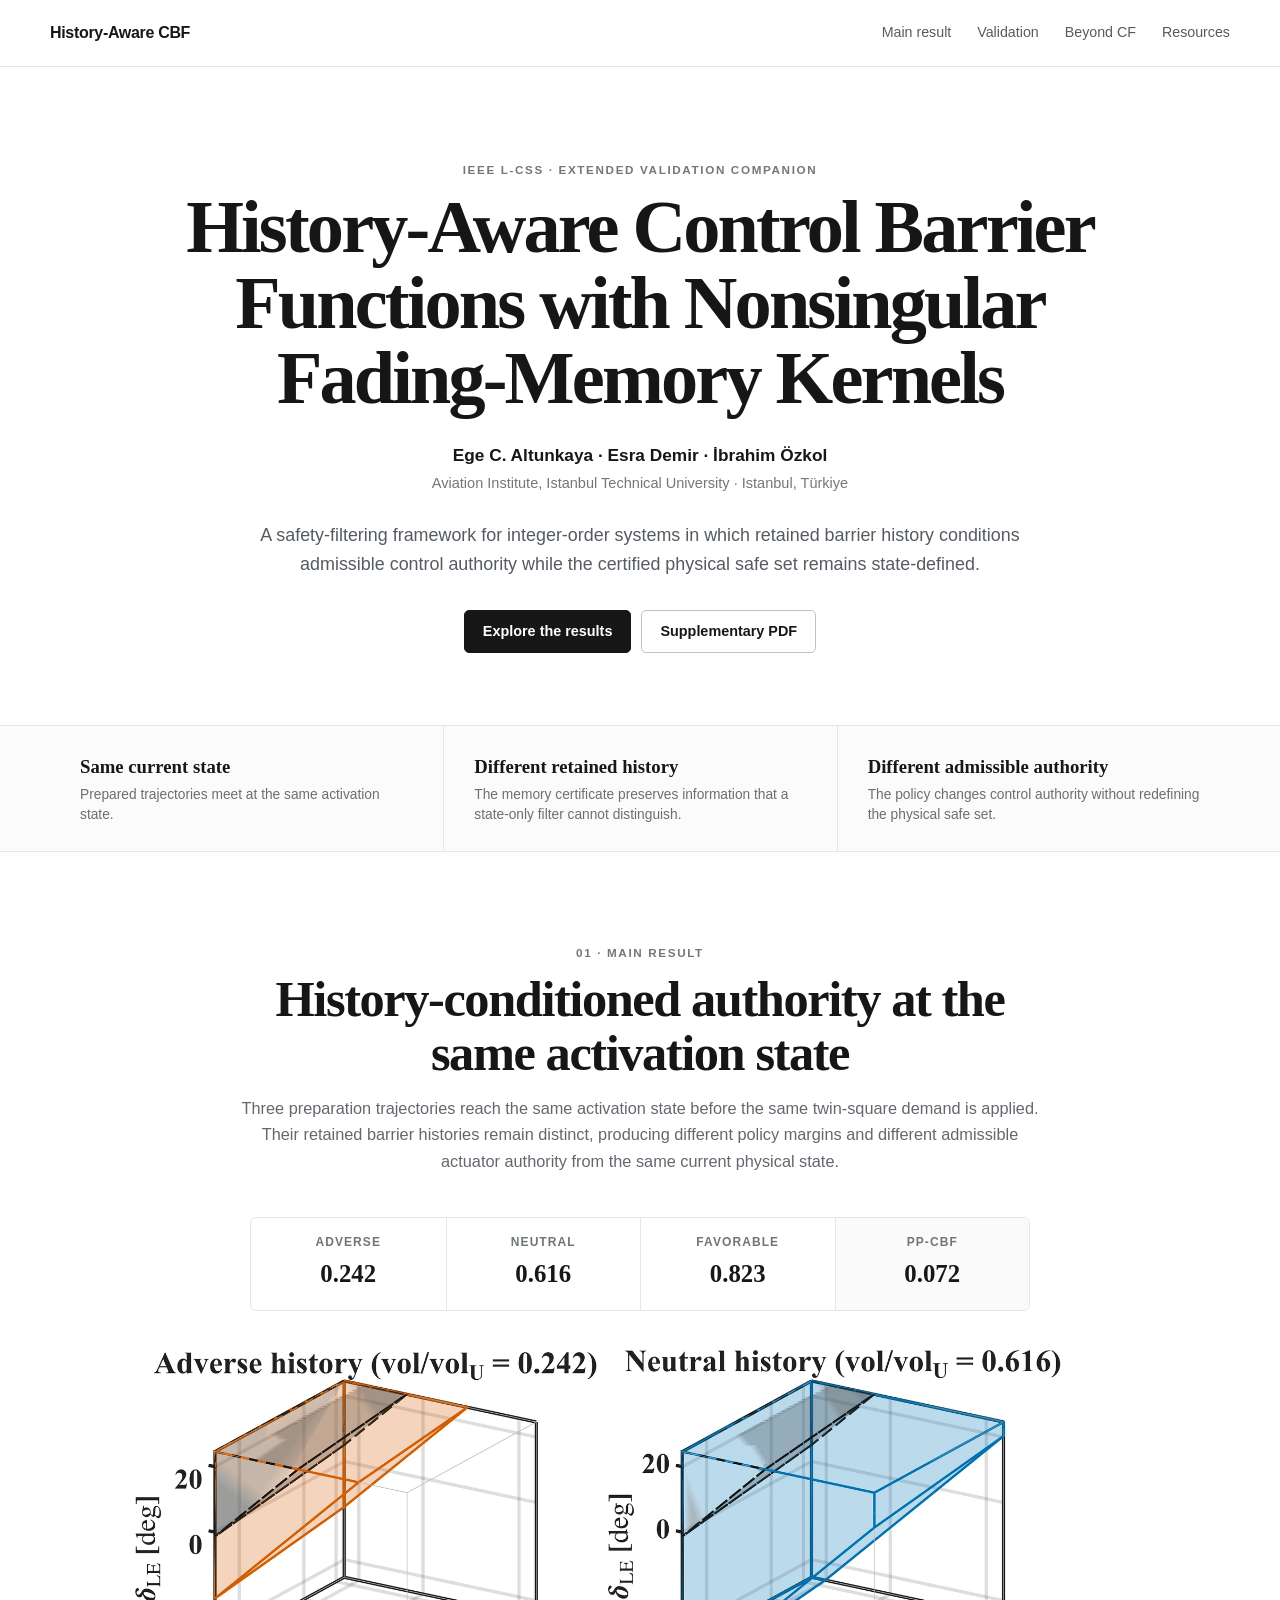
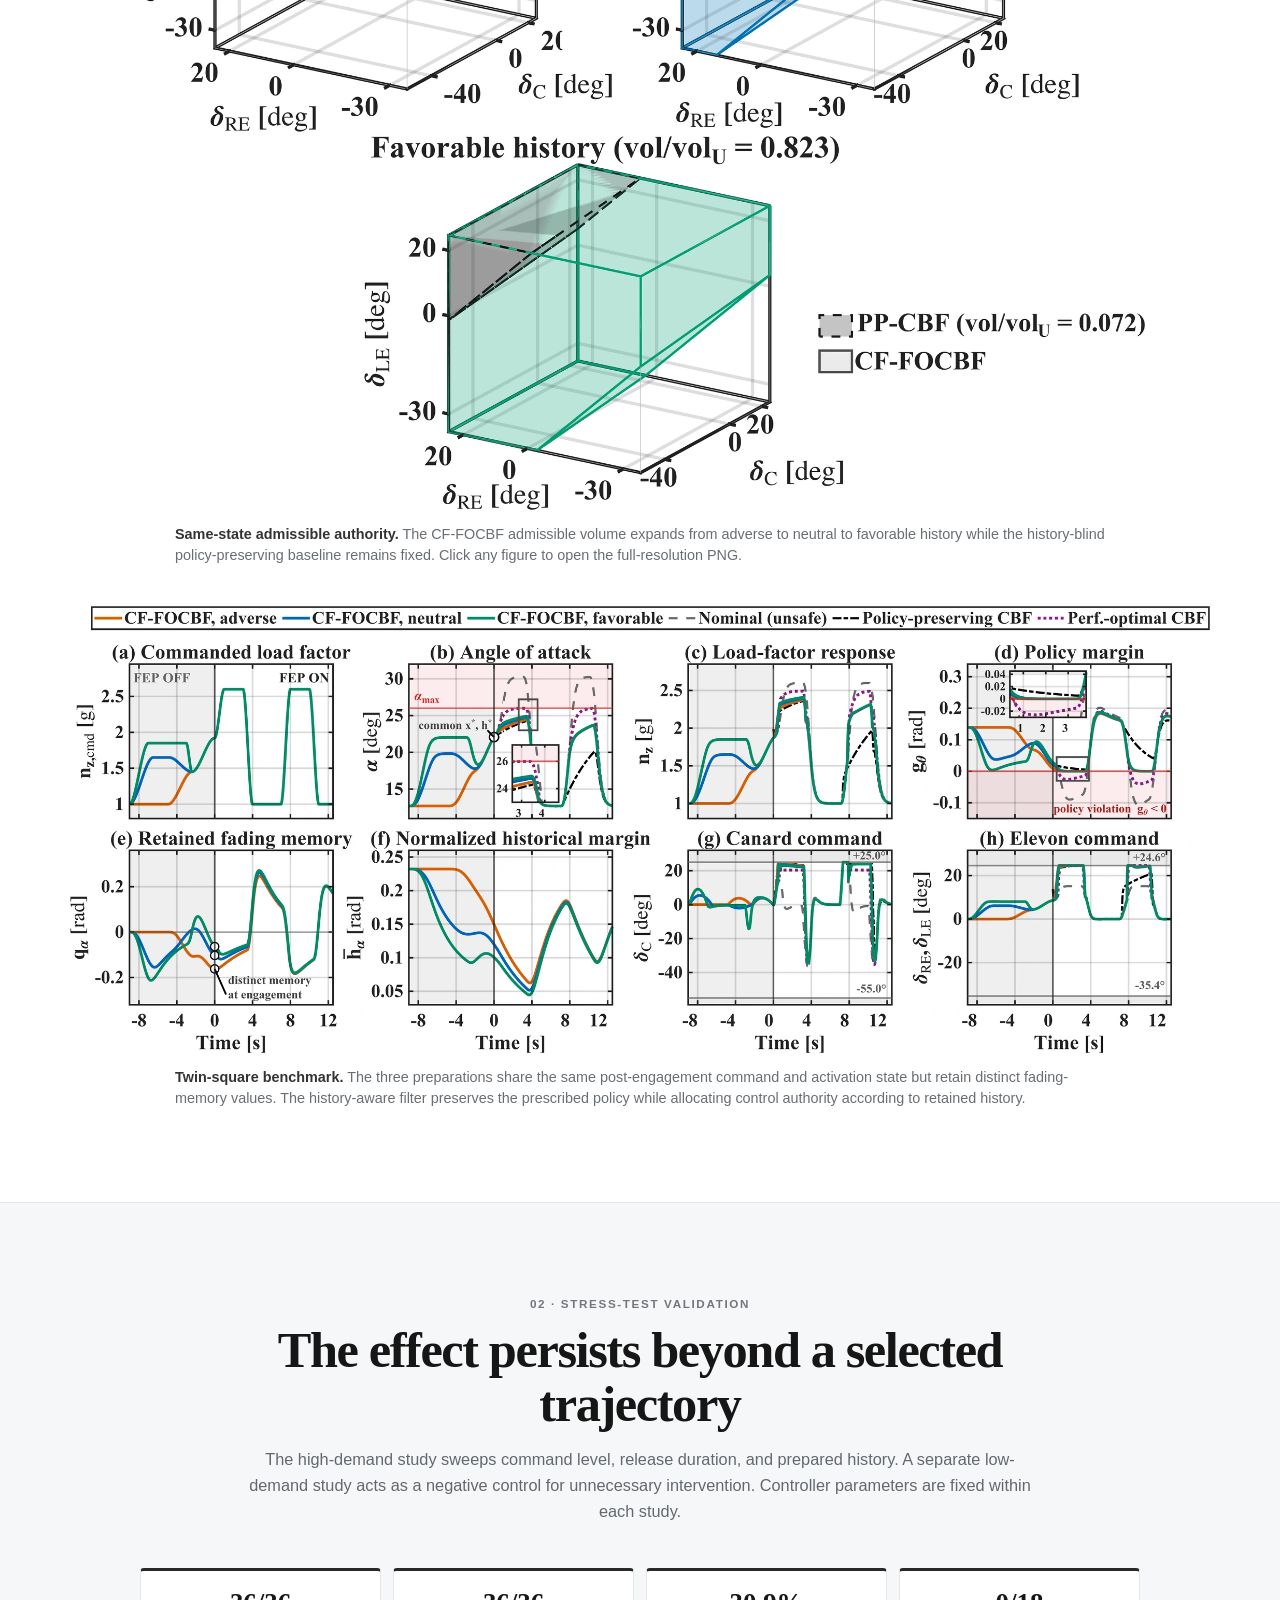
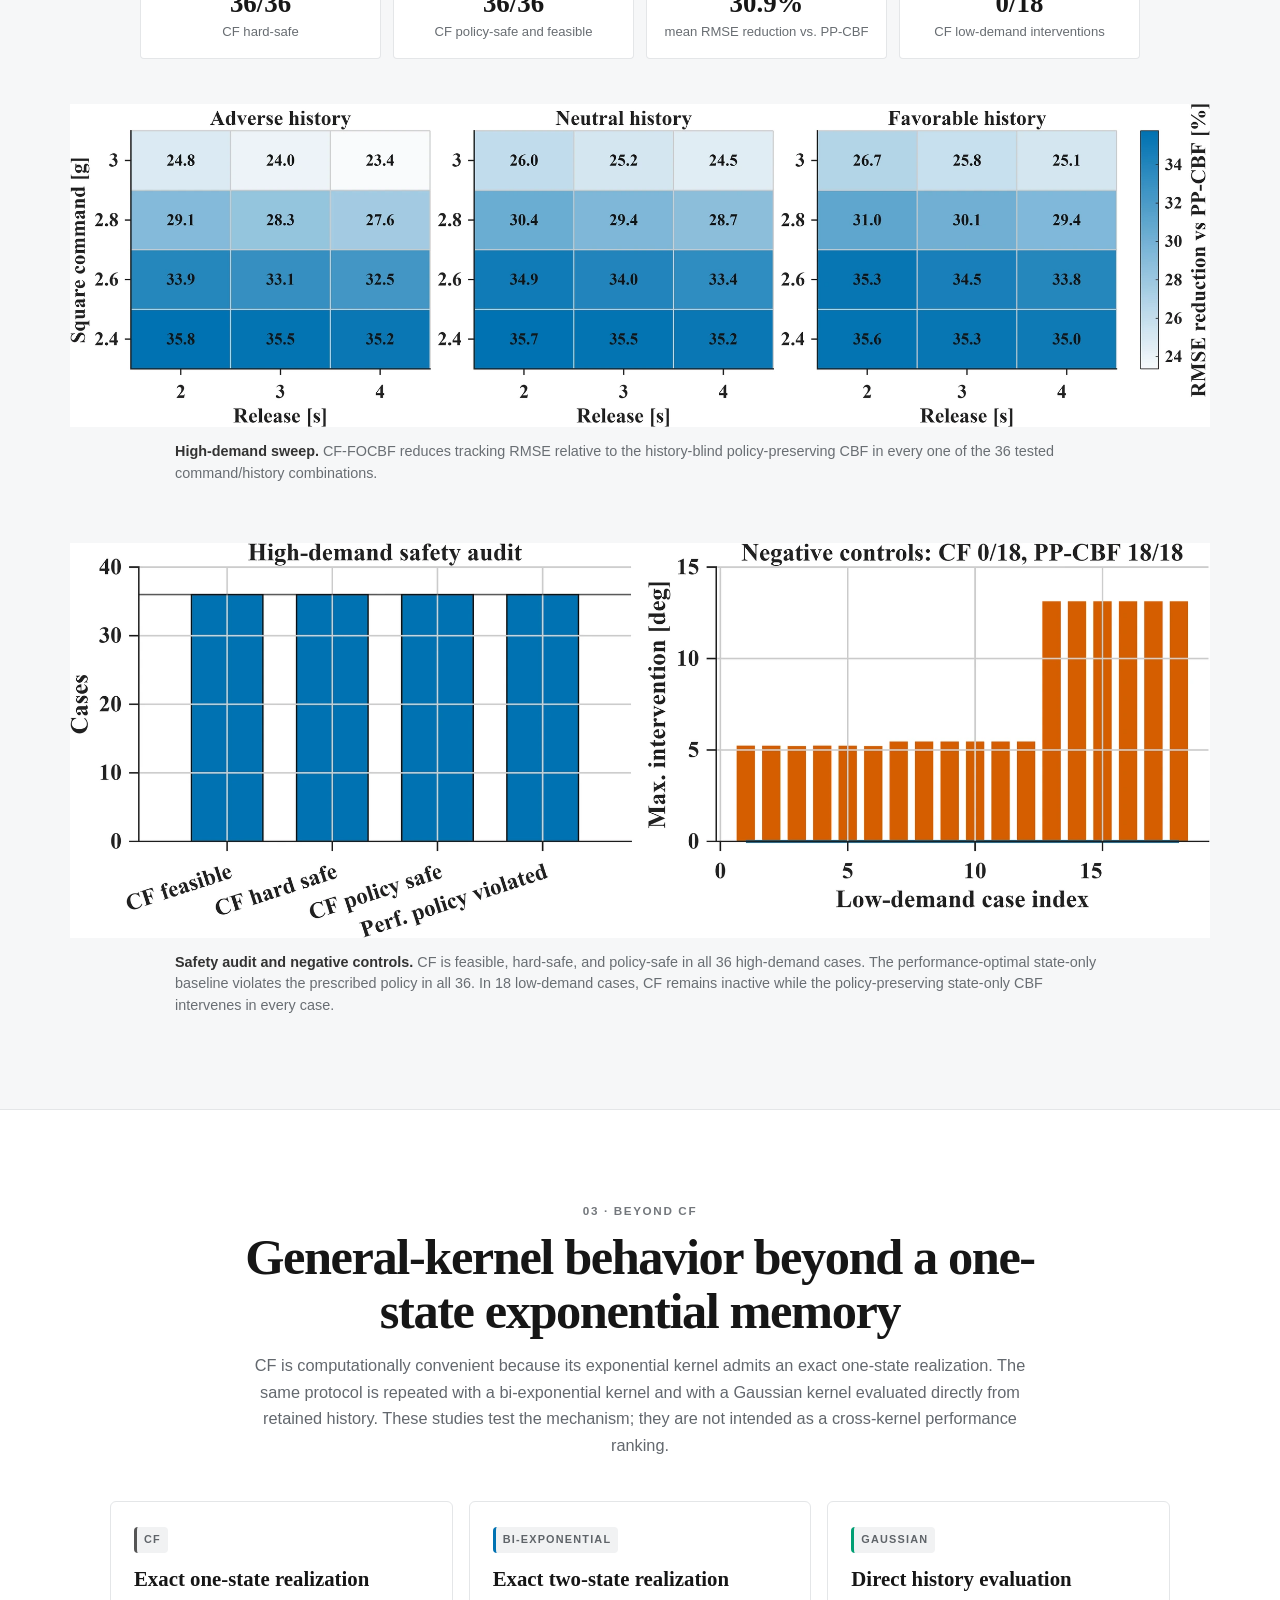
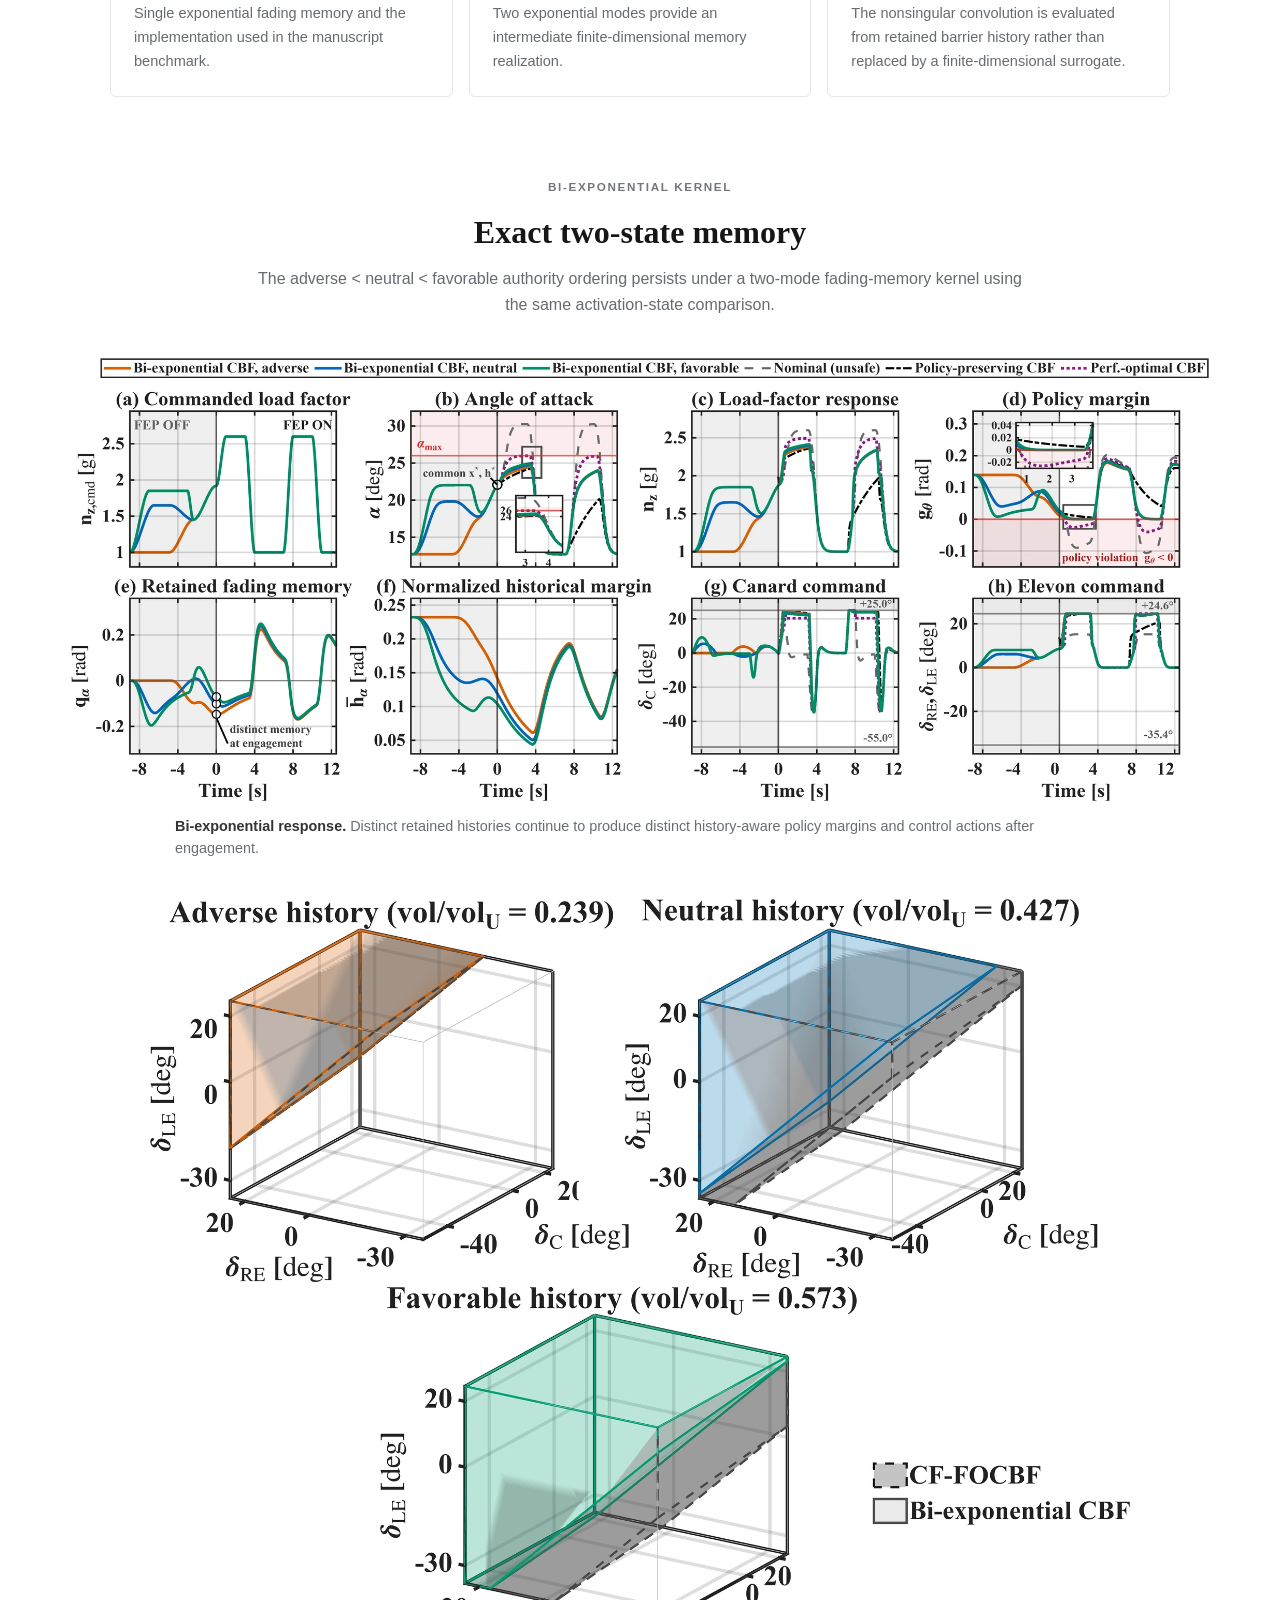
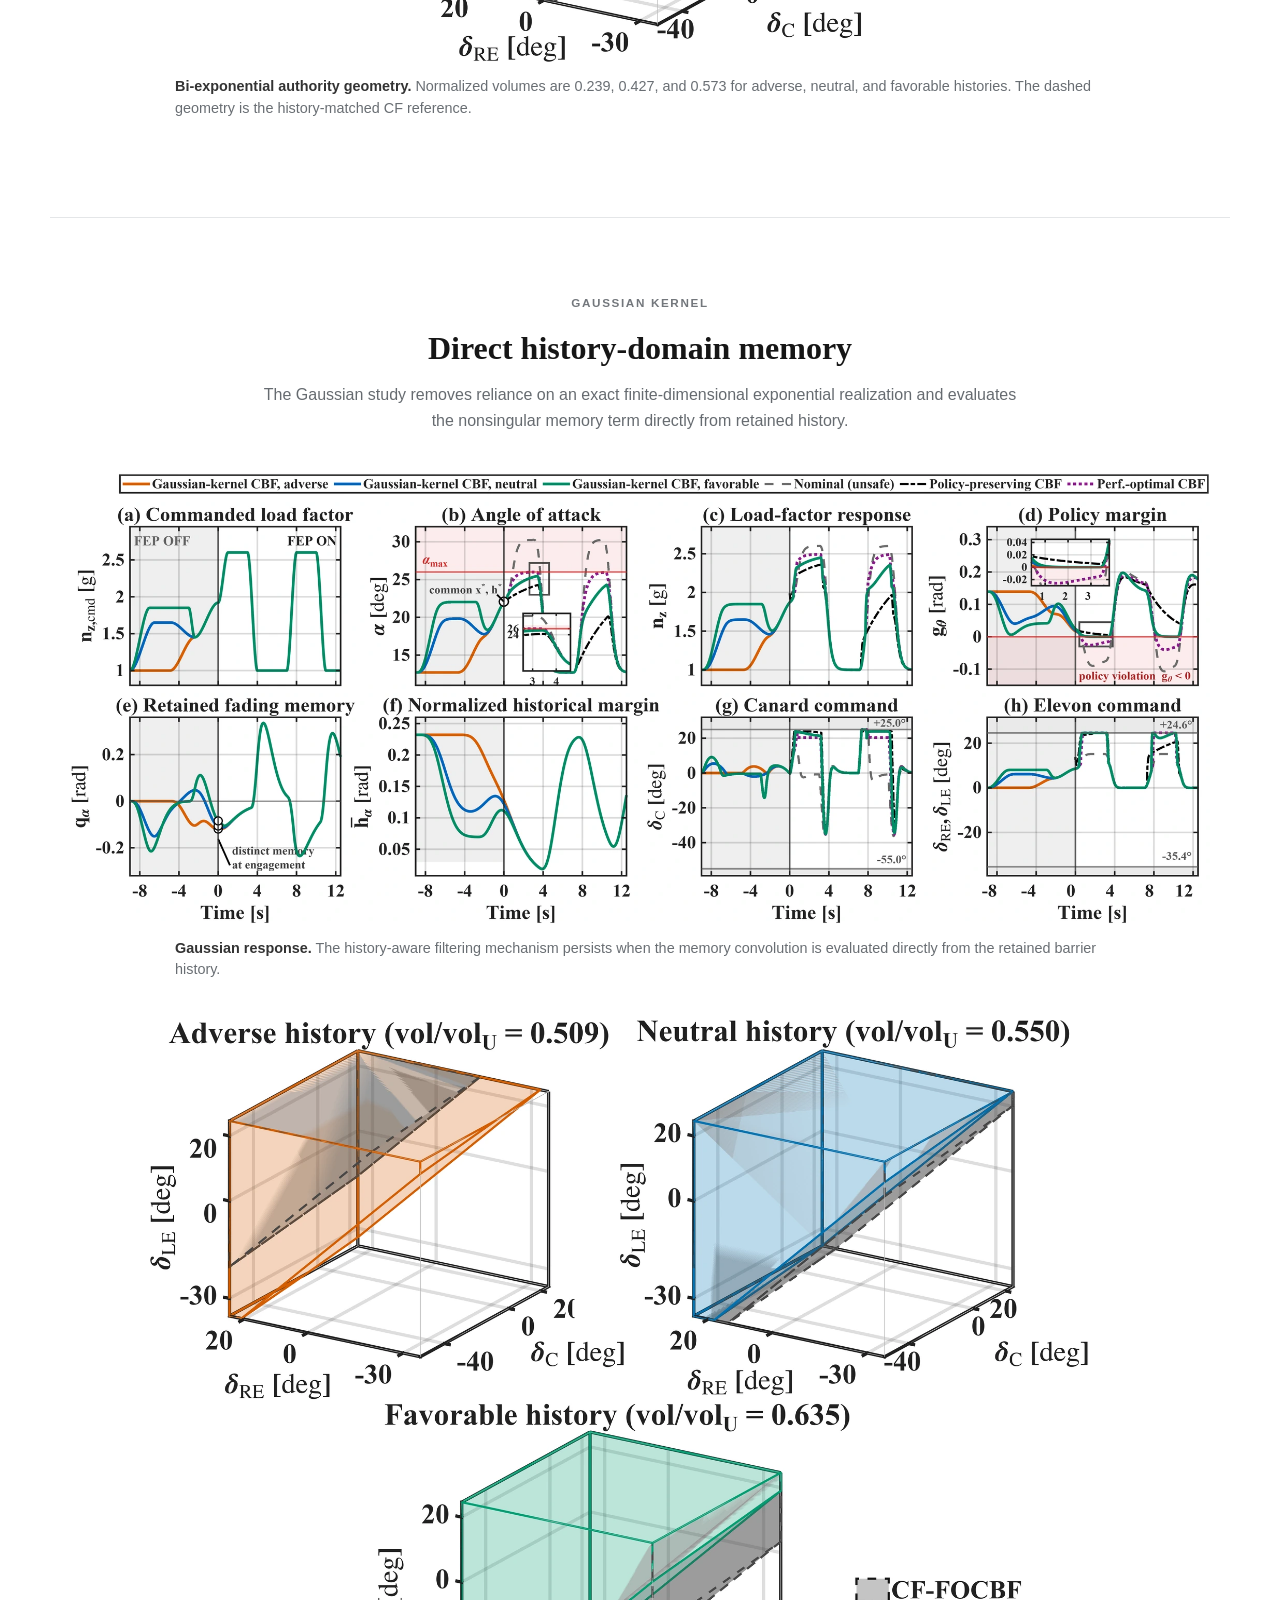
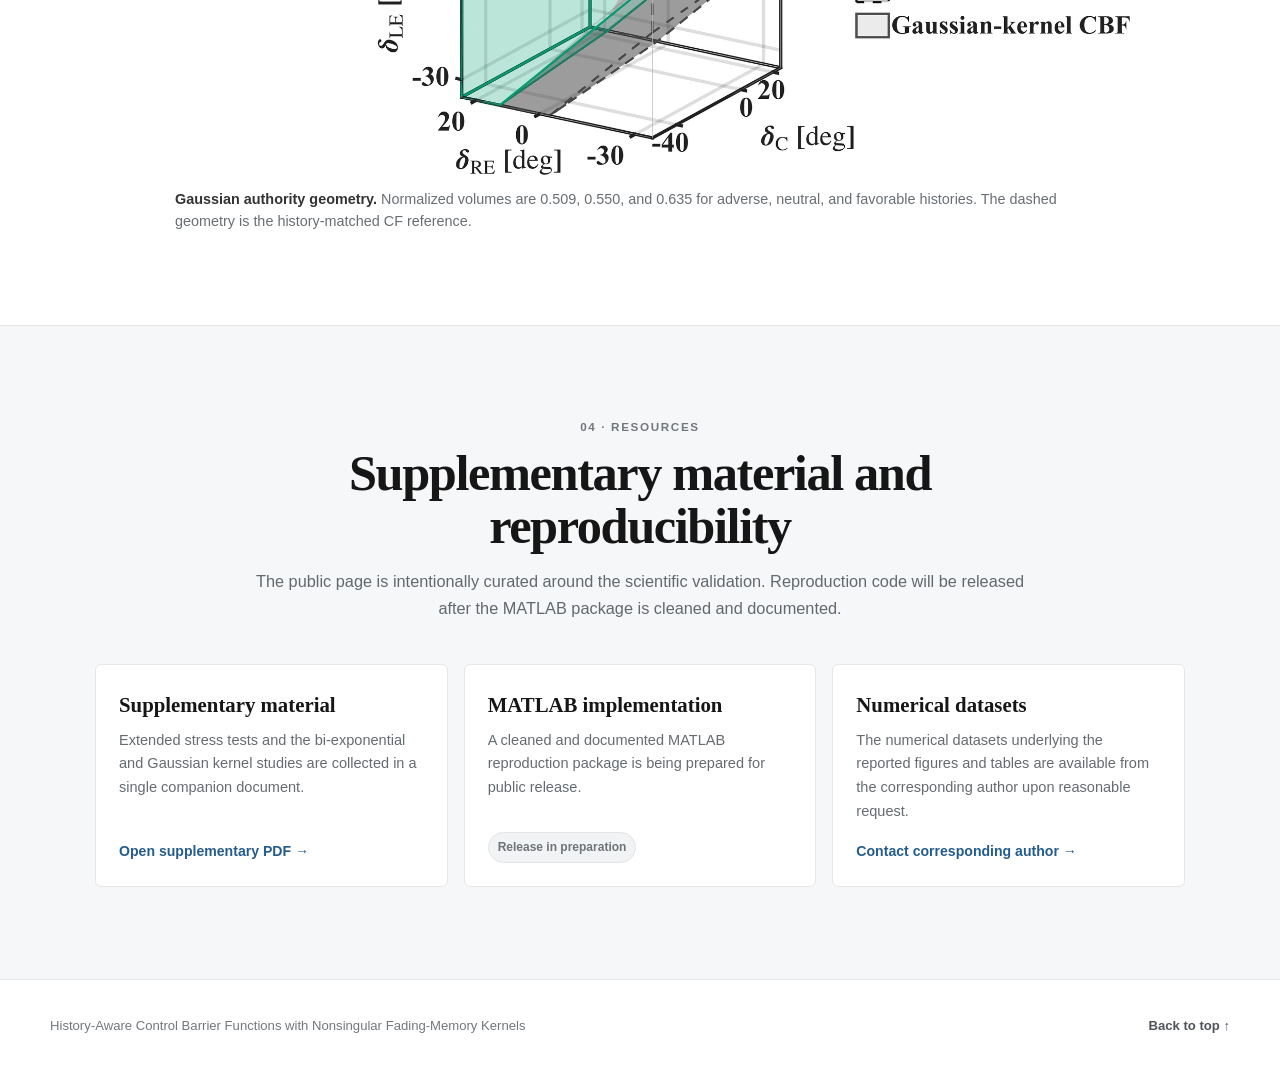
<file: doc/index.html>
<!doctype html>
<html lang="en">
<head>
  <meta charset="utf-8">
  <meta name="viewport" content="width=device-width, initial-scale=1">
  <meta name="description" content="Extended numerical validation for History-Aware Control Barrier Functions with Nonsingular Fading-Memory Kernels.">
  <meta name="theme-color" content="#ffffff">
  <title>History-Aware Control Barrier Functions</title>
  <link rel="icon" href="assets/favicon.svg" type="image/svg+xml">
  <link rel="stylesheet" href="assets/css/style.css">
</head>
<body>
  <header class="site-header" id="top">
    <div class="wrap nav-row">
      <a class="brand" href="#top" aria-label="History-Aware CBF home">History-Aware CBF</a>
      <nav aria-label="Primary navigation">
        <a href="#main-result">Main result</a>
        <a href="#stress-tests">Validation</a>
        <a href="#beyond-cf">Beyond CF</a>
        <a href="#resources">Resources</a>
      </nav>
    </div>
  </header>

  <main>
    <section class="hero">
      <div class="wrap hero-inner">
        <p class="eyebrow">IEEE L-CSS · Extended validation companion</p>
        <h1>History-Aware Control Barrier Functions with Nonsingular Fading-Memory Kernels</h1>
        <p class="authors">Ege C. Altunkaya · Esra Demir · İbrahim Özkol</p>
        <p class="affiliation">Aviation Institute, Istanbul Technical University · Istanbul, Türkiye</p>
        <p class="dek">
          A safety-filtering framework for integer-order systems in which retained barrier history conditions admissible control authority while the certified physical safe set remains state-defined.
        </p>
        <div class="hero-actions">
          <a class="button primary" href="#main-result">Explore the results</a>
          <a class="button" href="supplementary/CF_FOCBF_Supplementary_Material.pdf">Supplementary PDF</a>
        </div>
      </div>
    </section>

    <section class="insight-band" aria-label="Core mechanism">
      <div class="wrap insight-grid">
        <div><strong>Same current state</strong><span>Prepared trajectories meet at the same activation state.</span></div>
        <div><strong>Different retained history</strong><span>The memory certificate preserves information that a state-only filter cannot distinguish.</span></div>
        <div><strong>Different admissible authority</strong><span>The policy changes control authority without redefining the physical safe set.</span></div>
      </div>
    </section>

    <section id="main-result" class="section">
      <div class="wrap">
        <div class="section-heading">
          <p class="section-index">01 · Main result</p>
          <h2>History-conditioned authority at the same activation state</h2>
          <p>
            Three preparation trajectories reach the same activation state before the same twin-square demand is applied. Their retained barrier histories remain distinct, producing different policy margins and different admissible actuator authority from the same current physical state.
          </p>
        </div>

        <div class="result-strip" aria-label="CF same-state admissible volumes">
          <div><span>Adverse</span><b>0.242</b></div>
          <div><span>Neutral</span><b>0.616</b></div>
          <div><span>Favorable</span><b>0.823</b></div>
          <div class="baseline"><span>PP-CBF</span><b>0.072</b></div>
        </div>

        <figure class="paper-figure hero-figure">
          <a class="figure-link" href="assets/figures/cf_admissibleSets.png" target="_blank" rel="noopener" aria-label="Open full-resolution CF admissible-set figure">
            <img src="assets/figures/preview/cf_admissibleSets.webp" alt="CF-FOCBF admissible input sets for adverse, neutral, and favorable histories" loading="eager" decoding="async">
          </a>
          <figcaption>
            <strong>Same-state admissible authority.</strong> The CF-FOCBF admissible volume expands from adverse to neutral to favorable history while the history-blind policy-preserving baseline remains fixed. Click any figure to open the full-resolution PNG.
          </figcaption>
        </figure>

        <figure class="paper-figure wide-figure">
          <a class="figure-link" href="assets/figures/cf_stateResponse.png" target="_blank" rel="noopener" aria-label="Open full-resolution CF state-response figure">
            <img src="assets/figures/preview/cf_stateResponse.webp" alt="CF-FOCBF twin-square benchmark state and control responses" loading="lazy" decoding="async">
          </a>
          <figcaption>
            <strong>Twin-square benchmark.</strong> The three preparations share the same post-engagement command and activation state but retain distinct fading-memory values. The history-aware filter preserves the prescribed policy while allocating control authority according to retained history.
          </figcaption>
        </figure>
      </div>
    </section>

    <section id="stress-tests" class="section alt">
      <div class="wrap">
        <div class="section-heading">
          <p class="section-index">02 · Stress-test validation</p>
          <h2>The effect persists beyond a selected trajectory</h2>
          <p>
            The high-demand study sweeps command level, release duration, and prepared history. A separate low-demand study acts as a negative control for unnecessary intervention. Controller parameters are fixed within each study.
          </p>
        </div>

        <div class="metrics" aria-label="Stress-test headline metrics">
          <div class="metric"><b>36/36</b><span>CF hard-safe</span></div>
          <div class="metric"><b>36/36</b><span>CF policy-safe and feasible</span></div>
          <div class="metric"><b>30.9%</b><span>mean RMSE reduction vs. PP-CBF</span></div>
          <div class="metric"><b>0/18</b><span>CF low-demand interventions</span></div>
        </div>

        <figure class="paper-figure wide-figure">
          <a class="figure-link" href="assets/figures/stress_rmse_atlas.png" target="_blank" rel="noopener" aria-label="Open full-resolution RMSE atlas">
            <img src="assets/figures/preview/stress_rmse_atlas.webp" alt="RMSE reduction atlas over 36 high-demand cases" loading="lazy" decoding="async">
          </a>
          <figcaption>
            <strong>High-demand sweep.</strong> CF-FOCBF reduces tracking RMSE relative to the history-blind policy-preserving CBF in every one of the 36 tested command/history combinations.
          </figcaption>
        </figure>

        <figure class="paper-figure wide-figure secondary-figure">
          <a class="figure-link" href="assets/figures/stress_safety_negative_controls.png" target="_blank" rel="noopener" aria-label="Open full-resolution safety audit figure">
            <img src="assets/figures/preview/stress_safety_negative_controls.webp" alt="High-demand safety audit and low-demand negative controls" loading="lazy" decoding="async">
          </a>
          <figcaption>
            <strong>Safety audit and negative controls.</strong> CF is feasible, hard-safe, and policy-safe in all 36 high-demand cases. The performance-optimal state-only baseline violates the prescribed policy in all 36. In 18 low-demand cases, CF remains inactive while the policy-preserving state-only CBF intervenes in every case.
          </figcaption>
        </figure>
      </div>
    </section>

    <section id="beyond-cf" class="section">
      <div class="wrap">
        <div class="section-heading">
          <p class="section-index">03 · Beyond CF</p>
          <h2>General-kernel behavior beyond a one-state exponential memory</h2>
          <p>
            CF is computationally convenient because its exponential kernel admits an exact one-state realization. The same protocol is repeated with a bi-exponential kernel and with a Gaussian kernel evaluated directly from retained history. These studies test the mechanism; they are not intended as a cross-kernel performance ranking.
          </p>
        </div>

        <div class="kernel-grid" aria-label="Kernel realization hierarchy">
          <article><span class="kernel-tag cf">CF</span><h3>Exact one-state realization</h3><p>Single exponential fading memory and the implementation used in the manuscript benchmark.</p></article>
          <article><span class="kernel-tag bi">Bi-exponential</span><h3>Exact two-state realization</h3><p>Two exponential modes provide an intermediate finite-dimensional memory realization.</p></article>
          <article><span class="kernel-tag gauss">Gaussian</span><h3>Direct history evaluation</h3><p>The nonsingular convolution is evaluated from retained barrier history rather than replaced by a finite-dimensional surrogate.</p></article>
        </div>

        <article class="kernel-section">
          <div class="kernel-heading">
            <p class="section-index">Bi-exponential kernel</p>
            <h3>Exact two-state memory</h3>
            <p>The adverse &lt; neutral &lt; favorable authority ordering persists under a two-mode fading-memory kernel using the same activation-state comparison.</p>
          </div>
          <figure class="paper-figure wide-figure">
            <a class="figure-link" href="assets/figures/biexponential_stateResponse.png" target="_blank" rel="noopener" aria-label="Open full-resolution bi-exponential response figure">
              <img src="assets/figures/preview/biexponential_stateResponse.webp" alt="Bi-exponential kernel state responses" loading="lazy" decoding="async">
            </a>
            <figcaption><strong>Bi-exponential response.</strong> Distinct retained histories continue to produce distinct history-aware policy margins and control actions after engagement.</figcaption>
          </figure>
          <figure class="paper-figure geometry-figure">
            <a class="figure-link" href="assets/figures/biexponential_admissibleSets.png" target="_blank" rel="noopener" aria-label="Open full-resolution bi-exponential admissible-set figure">
              <img src="assets/figures/preview/biexponential_admissibleSets.webp" alt="Bi-exponential and CF admissible input sets" loading="lazy" decoding="async">
            </a>
            <figcaption><strong>Bi-exponential authority geometry.</strong> Normalized volumes are 0.239, 0.427, and 0.573 for adverse, neutral, and favorable histories. The dashed geometry is the history-matched CF reference.</figcaption>
          </figure>
        </article>

        <article class="kernel-section separated">
          <div class="kernel-heading">
            <p class="section-index">Gaussian kernel</p>
            <h3>Direct history-domain memory</h3>
            <p>The Gaussian study removes reliance on an exact finite-dimensional exponential realization and evaluates the nonsingular memory term directly from retained history.</p>
          </div>
          <figure class="paper-figure wide-figure">
            <a class="figure-link" href="assets/figures/gaussian_stateResponse.png" target="_blank" rel="noopener" aria-label="Open full-resolution Gaussian response figure">
              <img src="assets/figures/preview/gaussian_stateResponse.webp" alt="Gaussian kernel state responses" loading="lazy" decoding="async">
            </a>
            <figcaption><strong>Gaussian response.</strong> The history-aware filtering mechanism persists when the memory convolution is evaluated directly from the retained barrier history.</figcaption>
          </figure>
          <figure class="paper-figure geometry-figure">
            <a class="figure-link" href="assets/figures/gaussian_admissibleSets.png" target="_blank" rel="noopener" aria-label="Open full-resolution Gaussian admissible-set figure">
              <img src="assets/figures/preview/gaussian_admissibleSets.webp" alt="Gaussian and CF admissible input sets" loading="lazy" decoding="async">
            </a>
            <figcaption><strong>Gaussian authority geometry.</strong> Normalized volumes are 0.509, 0.550, and 0.635 for adverse, neutral, and favorable histories. The dashed geometry is the history-matched CF reference.</figcaption>
          </figure>
        </article>
      </div>
    </section>

    <section id="resources" class="section alt resources">
      <div class="wrap">
        <div class="section-heading">
          <p class="section-index">04 · Resources</p>
          <h2>Supplementary material and reproducibility</h2>
          <p>The public page is intentionally curated around the scientific validation. Reproduction code will be released after the MATLAB package is cleaned and documented.</p>
        </div>

        <div class="resource-grid">
          <article>
            <h3>Supplementary material</h3>
            <p>Extended stress tests and the bi-exponential and Gaussian kernel studies are collected in a single companion document.</p>
            <a class="text-link" href="supplementary/CF_FOCBF_Supplementary_Material.pdf">Open supplementary PDF →</a>
          </article>
          <article>
            <h3>MATLAB implementation</h3>
            <p>A cleaned and documented MATLAB reproduction package is being prepared for public release.</p>
            <span class="status">Release in preparation</span>
          </article>
          <article>
            <h3>Numerical datasets</h3>
            <p>The numerical datasets underlying the reported figures and tables are available from the corresponding author upon reasonable request.</p>
            <a class="text-link" href="mailto:altunkaya16@itu.edu.tr">Contact corresponding author →</a>
          </article>
        </div>
      </div>
    </section>
  </main>

  <footer>
    <div class="wrap footer-row">
      <span>History-Aware Control Barrier Functions with Nonsingular Fading-Memory Kernels</span>
      <a href="#top">Back to top ↑</a>
    </div>
  </footer>
</body>
</html>
</file>
<file: doc/assets/css/style.css>
:root{
  --ink:#171717;
  --muted:#63686e;
  --line:#e4e6e8;
  --soft:#f6f7f8;
  --paper:#ffffff;
  --orange:#d55e00;
  --blue:#0072b2;
  --green:#009e73;
  --max:1180px;
  --text:800px;
}
*{box-sizing:border-box}
html{scroll-behavior:smooth;scroll-padding-top:84px}
body{
  margin:0;color:var(--ink);background:var(--paper);
  font-family:Inter,ui-sans-serif,-apple-system,BlinkMacSystemFont,"Segoe UI",Arial,sans-serif;
  line-height:1.62;-webkit-font-smoothing:antialiased;text-rendering:optimizeLegibility
}
a{color:inherit;text-decoration:none}
img{display:block;max-width:100%}
.wrap{width:min(var(--max),calc(100% - 48px));margin:0 auto}
.site-header{
  position:sticky;top:0;z-index:50;background:rgba(255,255,255,.94);
  backdrop-filter:blur(14px);-webkit-backdrop-filter:blur(14px);border-bottom:1px solid var(--line)
}
.nav-row{height:66px;display:flex;align-items:center;justify-content:space-between;gap:28px}
.brand{font-weight:800;letter-spacing:-.02em}
nav{display:flex;gap:26px;font-size:.89rem;color:#565b61}
nav a{transition:color .15s ease} nav a:hover{color:#000}
.hero{padding:94px 0 72px;text-align:center}
.hero-inner{max-width:1040px}
.eyebrow,.section-index{margin:0 0 10px;text-transform:uppercase;letter-spacing:.14em;font-size:.73rem;font-weight:800;color:#73777c}
h1,h2,h3{font-family:Georgia,"Times New Roman",serif;color:#161616}
h1{margin:0 auto 20px;max-width:1030px;font-size:clamp(2.7rem,5.8vw,5rem);line-height:1.02;letter-spacing:-.038em;font-weight:700}
.authors{font-size:1.08rem;font-weight:680;margin:25px 0 2px}
.affiliation{margin:0 0 25px;color:#73777c;font-size:.91rem}
.dek{max-width:830px;margin:0 auto;color:#555b61;font-size:1.12rem}
.hero-actions{display:flex;justify-content:center;gap:10px;flex-wrap:wrap;margin-top:31px}
.button{display:inline-flex;align-items:center;justify-content:center;min-height:43px;padding:0 18px;border:1px solid #bfc2c6;border-radius:5px;font-weight:750;font-size:.9rem;background:white;transition:background .15s ease,border-color .15s ease}
.button:hover{border-color:#8e9297;background:#fafafa}.button.primary{background:#171717;color:#fff;border-color:#171717}.button.primary:hover{background:#2a2a2a}
.insight-band{border-top:1px solid var(--line);border-bottom:1px solid var(--line);background:#fbfbfb}
.insight-grid{display:grid;grid-template-columns:repeat(3,1fr)}
.insight-grid>div{padding:26px 30px;border-left:1px solid var(--line)}.insight-grid>div:first-child{border-left:0}
.insight-grid strong{display:block;font-family:Georgia,"Times New Roman",serif;font-size:1.17rem;margin-bottom:3px}
.insight-grid span{display:block;color:#6a6f74;font-size:.86rem;line-height:1.45}
.section{padding:92px 0;border-bottom:1px solid var(--line)}.section.alt{background:var(--soft)}
.section-heading{text-align:center;max-width:var(--text);margin:0 auto 43px}
.section-heading h2{margin:0 0 14px;font-size:clamp(2.05rem,4vw,3.15rem);line-height:1.07;letter-spacing:-.028em}
.section-heading>p:last-child{margin:0;color:var(--muted);font-size:1.02rem}
.result-strip{display:grid;grid-template-columns:repeat(4,1fr);max-width:780px;margin:0 auto 34px;border:1px solid var(--line);border-radius:6px;overflow:hidden;background:#fff}
.result-strip>div{padding:15px 12px;text-align:center;border-left:1px solid var(--line)}.result-strip>div:first-child{border-left:0}
.result-strip span{display:block;color:#70757a;font-size:.75rem;text-transform:uppercase;letter-spacing:.09em;font-weight:800}
.result-strip b{display:block;font-family:Georgia,"Times New Roman",serif;font-size:1.55rem;margin-top:2px}
.result-strip .baseline{background:#fafafa}
.paper-figure{margin:39px auto 0;text-align:center}.paper-figure .figure-link{display:block;background:#fff;border-radius:4px}
.paper-figure img{width:100%;height:auto;margin:0 auto}.hero-figure{max-width:1010px}.wide-figure{max-width:1140px}.geometry-figure{max-width:980px}.secondary-figure{margin-top:58px}
figcaption{max-width:930px;margin:14px auto 0;color:#696e73;font-size:.9rem;line-height:1.5;text-align:left}figcaption strong{color:#333}
.figure-link img{transition:filter .16s ease}.figure-link:hover img{filter:brightness(.985)}
.metrics{display:grid;grid-template-columns:repeat(4,1fr);gap:12px;max-width:1000px;margin:0 auto 45px}
.metric{background:#fff;border:1px solid var(--line);border-top:3px solid #292929;border-radius:4px;padding:18px 12px;text-align:center}
.metric b{display:block;font-family:Georgia,"Times New Roman",serif;font-size:1.68rem;line-height:1.1;margin-bottom:5px}.metric span{display:block;color:#686d72;font-size:.82rem;line-height:1.3}
.kernel-grid{display:grid;grid-template-columns:repeat(3,1fr);gap:16px;margin:0 auto 75px;max-width:1060px}
.kernel-grid article,.resource-grid article{background:#fff;border:1px solid var(--line);border-radius:6px;padding:23px}
.kernel-tag{display:inline-block;font-size:.68rem;text-transform:uppercase;letter-spacing:.11em;font-weight:850;margin-bottom:9px;padding:4px 7px;border-radius:4px;background:#f1f2f3;color:#5f6469}
.kernel-tag.cf{border-left:3px solid #555}.kernel-tag.bi{border-left:3px solid var(--blue)}.kernel-tag.gauss{border-left:3px solid var(--green)}
.kernel-grid h3,.resource-grid h3,.kernel-heading h3{margin:0 0 7px;font-size:1.3rem}.kernel-grid p,.resource-grid p{margin:0;color:#666b70;font-size:.91rem}
.kernel-section{padding-top:6px}.kernel-section.separated{margin-top:98px;padding-top:76px;border-top:1px solid var(--line)}
.kernel-heading{max-width:770px;margin:0 auto 30px;text-align:center}.kernel-heading h3{font-size:2rem}.kernel-heading p:last-child{margin:0;color:#666b70}
.resource-grid{display:grid;grid-template-columns:repeat(3,1fr);gap:16px;max-width:1090px;margin:0 auto}.resource-grid article{min-height:210px;display:flex;flex-direction:column}.resource-grid p{flex:1}
.text-link{display:inline-block;margin-top:17px;font-weight:780;font-size:.88rem;color:#245c8d}.text-link:hover{text-decoration:underline}
.status{display:inline-block;align-self:flex-start;margin-top:17px;font-size:.75rem;font-weight:800;color:#6f7479;background:#f2f3f4;border:1px solid #e1e3e5;border-radius:999px;padding:5px 9px}
footer{padding:35px 0;color:#73777c;font-size:.82rem;background:#fff}.footer-row{display:flex;justify-content:space-between;gap:30px;align-items:center}.footer-row a{font-weight:700;color:#50545a}
@media(max-width:900px){nav{display:none}.insight-grid,.kernel-grid,.resource-grid,.metrics{grid-template-columns:1fr 1fr}.insight-grid>div:nth-child(3){grid-column:1/-1;border-top:1px solid var(--line)}.section{padding:70px 0}}
@media(max-width:650px){.wrap{width:min(100% - 28px,var(--max))}.hero{padding:66px 0 54px}h1{font-size:2.45rem}.dek{font-size:1rem}.insight-grid,.kernel-grid,.resource-grid,.metrics,.result-strip{grid-template-columns:1fr}.insight-grid>div,.result-strip>div{border-left:0;border-top:1px solid var(--line)}.insight-grid>div:first-child,.result-strip>div:first-child{border-top:0}.insight-grid>div{padding:20px 4px}.section{padding:58px 0}.kernel-section.separated{margin-top:66px;padding-top:56px}.resource-grid article{min-height:0}figcaption{font-size:.84rem}.footer-row{display:block;text-align:center}.footer-row a{display:block;margin-top:10px}}
</file>
